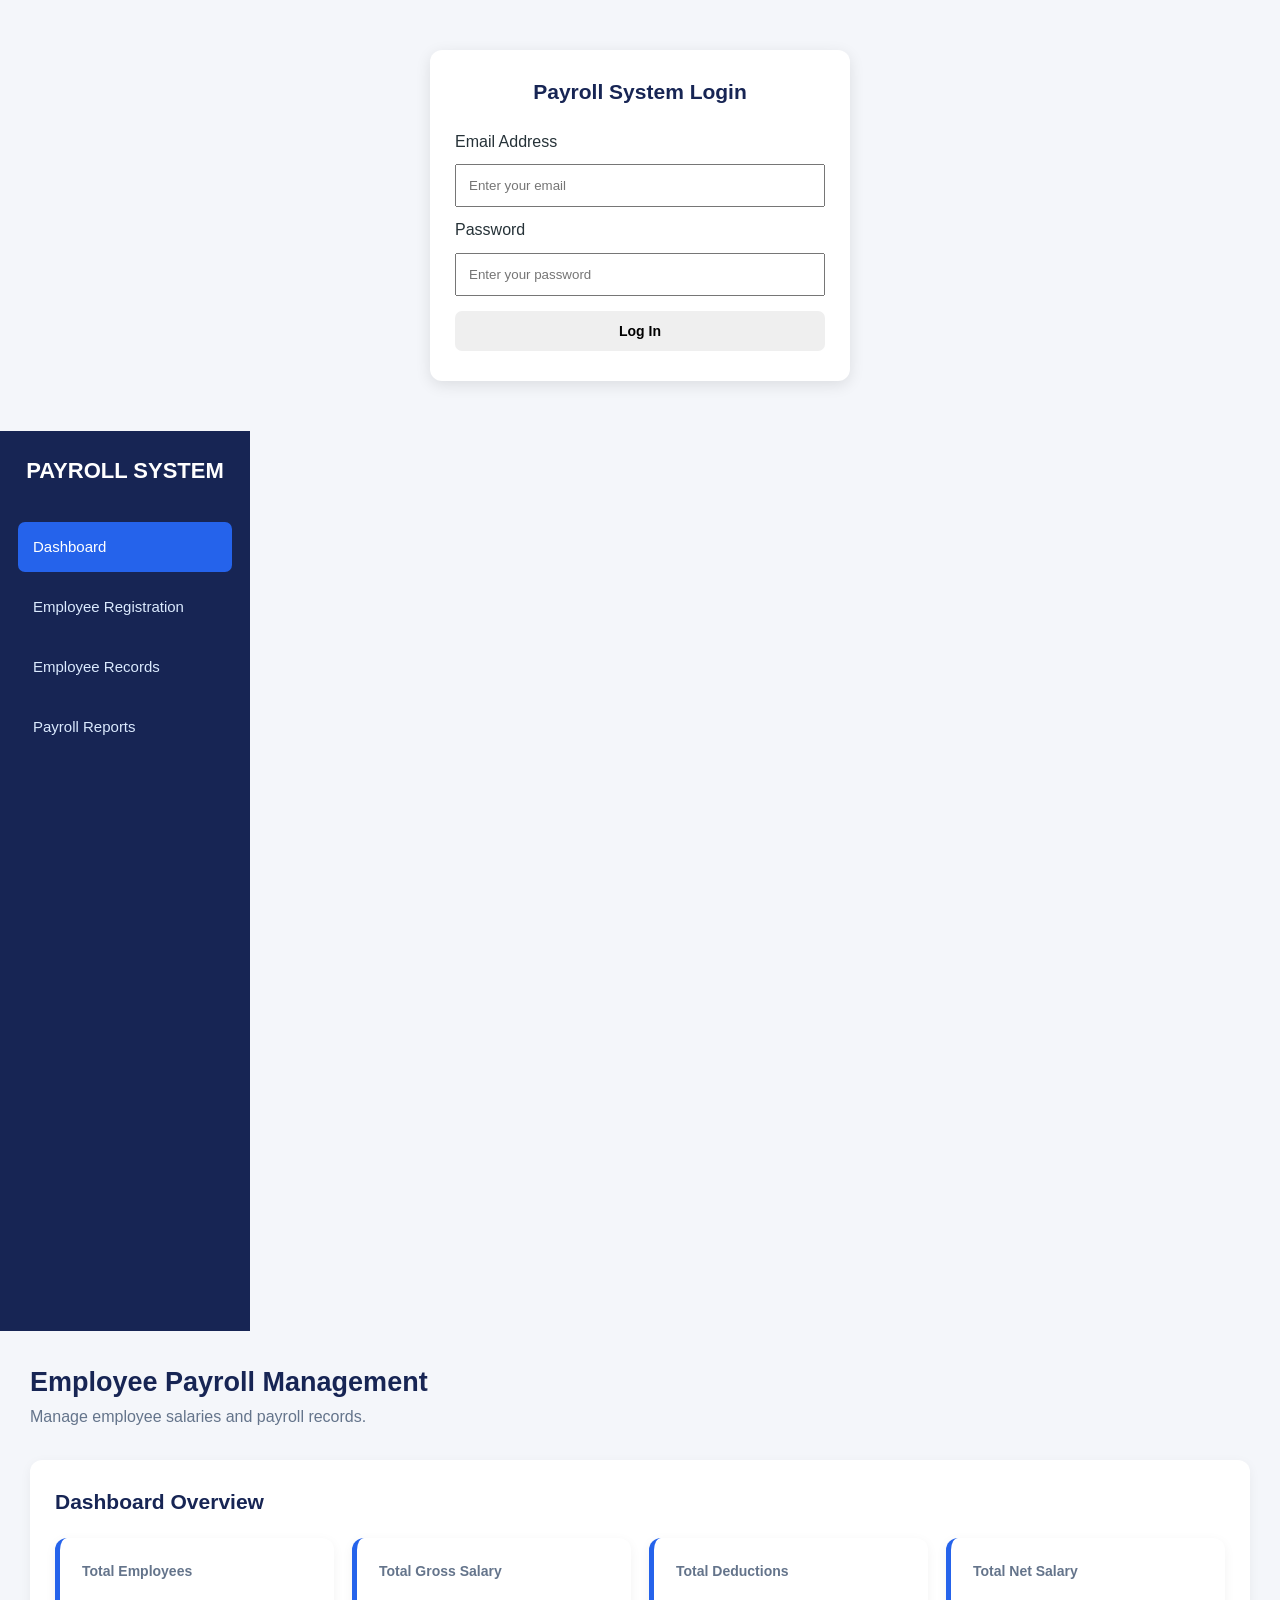
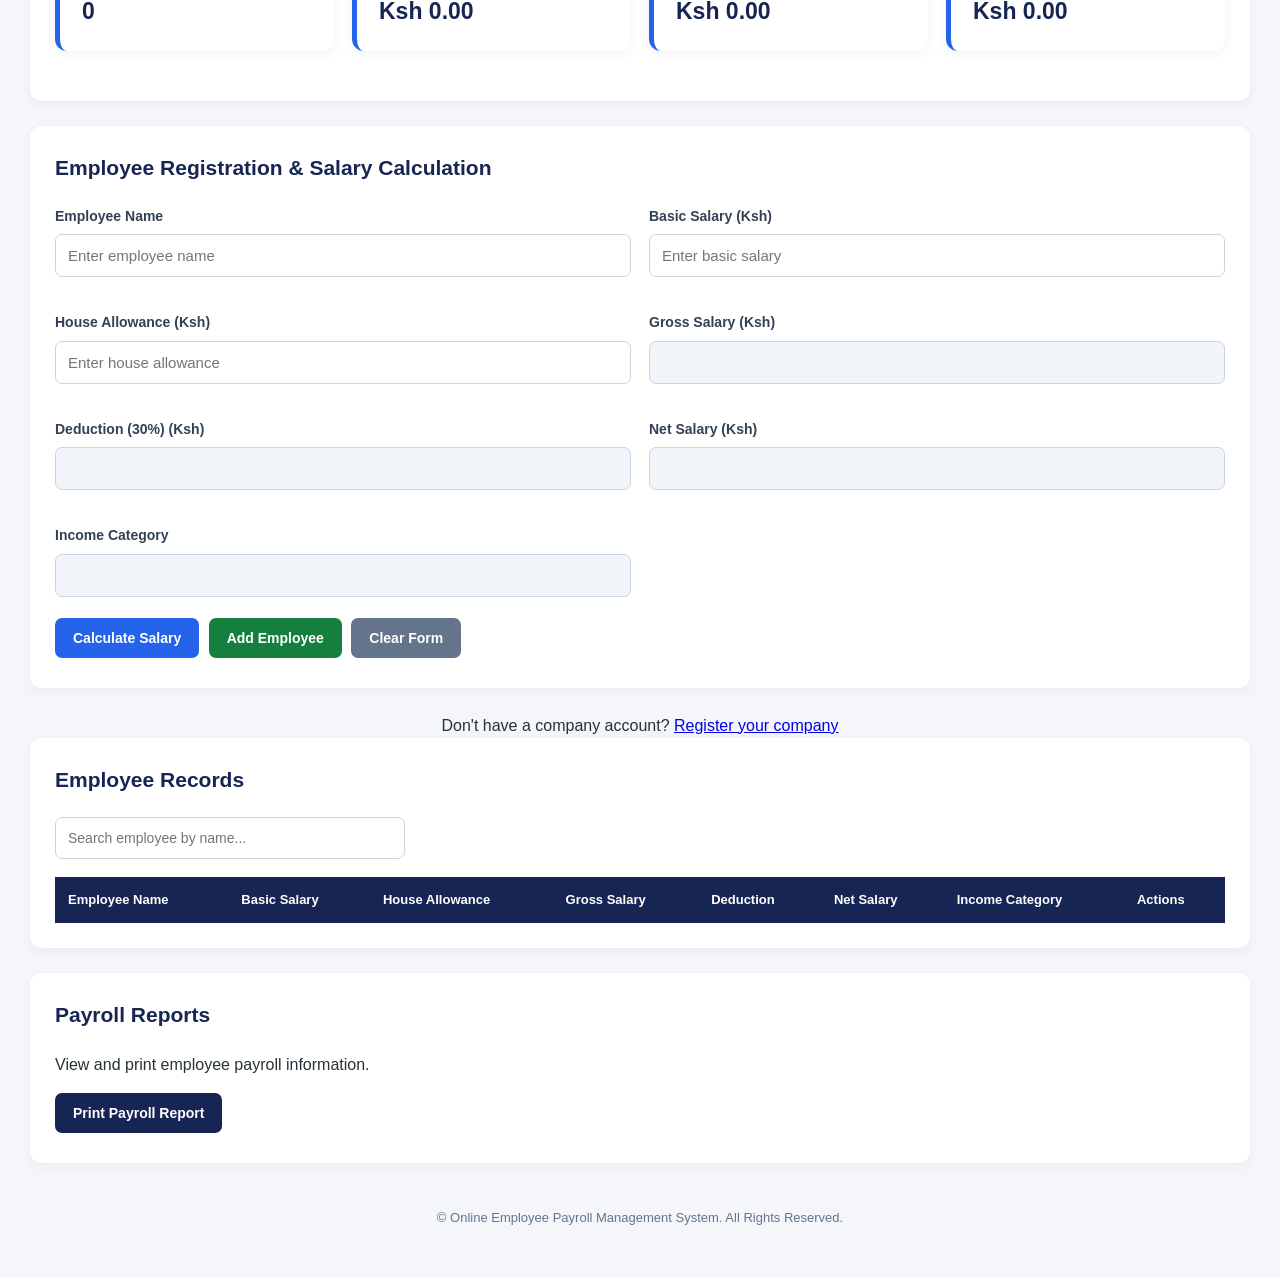
<file: index.html>
<!DOCTYPE html>
<html lang="en">
<head>
    <meta charset="UTF-8">
    <meta name="viewport" content="width=device-width, initial-scale=1.0">
    <title>Online Employee Payroll Management System</title>

    <link rel="stylesheet" href="style.css">
    <link rel="manifest" href="./manifest.json">
<meta name="theme-color" content="#172554">
</head>
<link rel="manifest" href="./manifest.json">

<meta name="theme-color" content="#172554">
<script>
if ("serviceWorker" in navigator) {
    window.addEventListener("load", function () {
        navigator.serviceWorker.register("./service-worker.js")
            .then(function () {
                console.log("Payroll App is ready!");
            })
            .catch(function (error) {
                console.log("Service Worker Error:", error);
            });
    });
}
</script>
<body>
<!-- LOGIN SCREEN -->
<section id="loginScreen" style="
    max-width: 420px;
    margin: 50px auto;
    padding: 25px;
    background: white;
    border-radius: 12px;
    box-shadow: 0 4px 15px rgba(0,0,0,0.1);
">

    <h2 style="text-align:center;">Payroll System Login</h2>

    <form id="loginForm">

        <label>Email Address</label>
        <input
            type="email"
            id="loginEmail"
            placeholder="Enter your email"
            required
            style="width:100%; padding:12px; margin:10px 0;"
        >

        <label>Password</label>
        <input
            type="password"
            id="loginPassword"
            placeholder="Enter your password"
            required
            style="width:100%; padding:12px; margin:10px 0;"
        >

        <button type="submit" style="width:100%; padding:12px;">
            Log In
        </button>

    </form>

    <p id="loginMessage" style="text-align:center;"></p>

</section>
 <div class="container" id="payrollApp" style="display:none;"></div>

    <!-- SIDEBAR -->
    <aside class="sidebar">
        <h2>PAYROLL SYSTEM</h2>

        <nav>
            <a href="#dashboard" class="active">Dashboard</a>
            <a href="#registration">Employee Registration</a>
            <a href="#records">Employee Records</a>
            <a href="#reports">Payroll Reports</a>
        </nav>
    </aside>

    <!-- MAIN CONTENT -->
    <main class="main-content">

        <!-- HEADER -->
        <header>
            <div>
                <h1>Employee Payroll Management</h1>
                <p>Manage employee salaries and payroll records.</p>
            </div>
        </header>

        <!-- DASHBOARD -->
        <section id="dashboard">
            <h2>Dashboard Overview</h2>

            <div class="dashboard-cards">

                <div class="card">
                    <h3>Total Employees</h3>
                    <p id="totalEmployees">0</p>
                </div>

                <div class="card">
                    <h3>Total Gross Salary</h3>
                    <p id="totalGross">Ksh 0.00</p>
                </div>

                <div class="card">
                    <h3>Total Deductions</h3>
                    <p id="totalDeduction">Ksh 0.00</p>
                </div>

                <div class="card">
                    <h3>Total Net Salary</h3>
                    <p id="totalNet">Ksh 0.00</p>
                </div>

            </div>
        </section>

        <!-- EMPLOYEE REGISTRATION -->
        <section id="registration">
            <h2>Employee Registration & Salary Calculation</h2>

            <form id="employeeForm">

                <div class="form-grid">

                    <div class="form-group">
                        <label for="employeeName">Employee Name</label>
                        <input
                            type="text"
                            id="employeeName"
                            placeholder="Enter employee name"
                            required
                        >
                    </div>

                    <div class="form-group">
                        <label for="basicSalary">Basic Salary (Ksh)</label>
                        <input
                            type="number"
                            id="basicSalary"
                            placeholder="Enter basic salary"
                            min="0"
                            step="0.01"
                            required
                        >
                    </div>

                    <div class="form-group">
                        <label for="houseAllowance">House Allowance (Ksh)</label>
                        <input
                            type="number"
                            id="houseAllowance"
                            placeholder="Enter house allowance"
                            min="0"
                            step="0.01"
                            required
                        >
                    </div>

                    <div class="form-group">
                        <label for="grossSalary">Gross Salary (Ksh)</label>
                        <input
                            type="text"
                            id="grossSalary"
                            class="calculated"
                            readonly
                        >
                    </div>

                    <div class="form-group">
                        <label for="deduction">Deduction (30%) (Ksh)</label>
                        <input
                            type="text"
                            id="deduction"
                            class="calculated"
                            readonly
                        >
                    </div>

                    <div class="form-group">
                        <label for="netSalary">Net Salary (Ksh)</label>
                        <input
                            type="text"
                            id="netSalary"
                            class="calculated"
                            readonly
                        >
                    </div>

                    <div class="form-group">
                        <label for="incomeCategory">Income Category</label>
                        <input
                            type="text"
                            id="incomeCategory"
                            class="calculated"
                            readonly
                        >
                    </div>

                </div>

                <button type="button" id="calculateBtn">
                    Calculate Salary
                </button>

                <button type="button" id="addEmployeeBtn">
                    Add Employee
                </button>

                <button type="reset" id="clearBtn">
                    Clear Form
                </button>

            </form>
        </section>
        <p style="text-align:center;">
    Don't have a company account?
    <a href="register.html">Register your company</a>
</p>

        <!-- EMPLOYEE RECORDS -->
        <section id="records">
            <h2>Employee Records</h2>

            <input
                type="search"
                id="searchEmployee"
                placeholder="Search employee by name..."
            >

            <div class="table-container">

                <table>
                    <thead>
                        <tr>
                            <th>Employee Name</th>
                            <th>Basic Salary</th>
                            <th>House Allowance</th>
                            <th>Gross Salary</th>
                            <th>Deduction</th>
                            <th>Net Salary</th>
                            <th>Income Category</th>
                            <th>Actions</th>
                        </tr>
                    </thead>

                    <tbody id="employeeTableBody">
                        <!-- Employee records will appear here -->
                    </tbody>
                </table>

            </div>
        </section>

        <!-- REPORTS -->
        <section id="reports">
            <h2>Payroll Reports</h2>

            <p>
                View and print employee payroll information.
            </p>

            <button type="button" id="printReportBtn">
                Print Payroll Report
            </button>
        </section>

        <!-- FOOTER -->
        <footer>
            <p>
                &copy; <span id="currentYear"></span>
                Online Employee Payroll Management System.
                All Rights Reserved.
            </p>
        </footer>

    </main>

</div>

 <script type="module" src="script.js"></script>
<script>
    if ("serviceWorker" in navigator) {
        window.addEventListener("load", function () {
            navigator.serviceWorker.register("./service-worker.js")
                .then(function () {
                    console.log("Payroll App is ready!");
                })
                .catch(function (error) {
                    console.log("Service Worker Error:", error);
                });
        });
    }
</script>
</body>
</html>
</file>
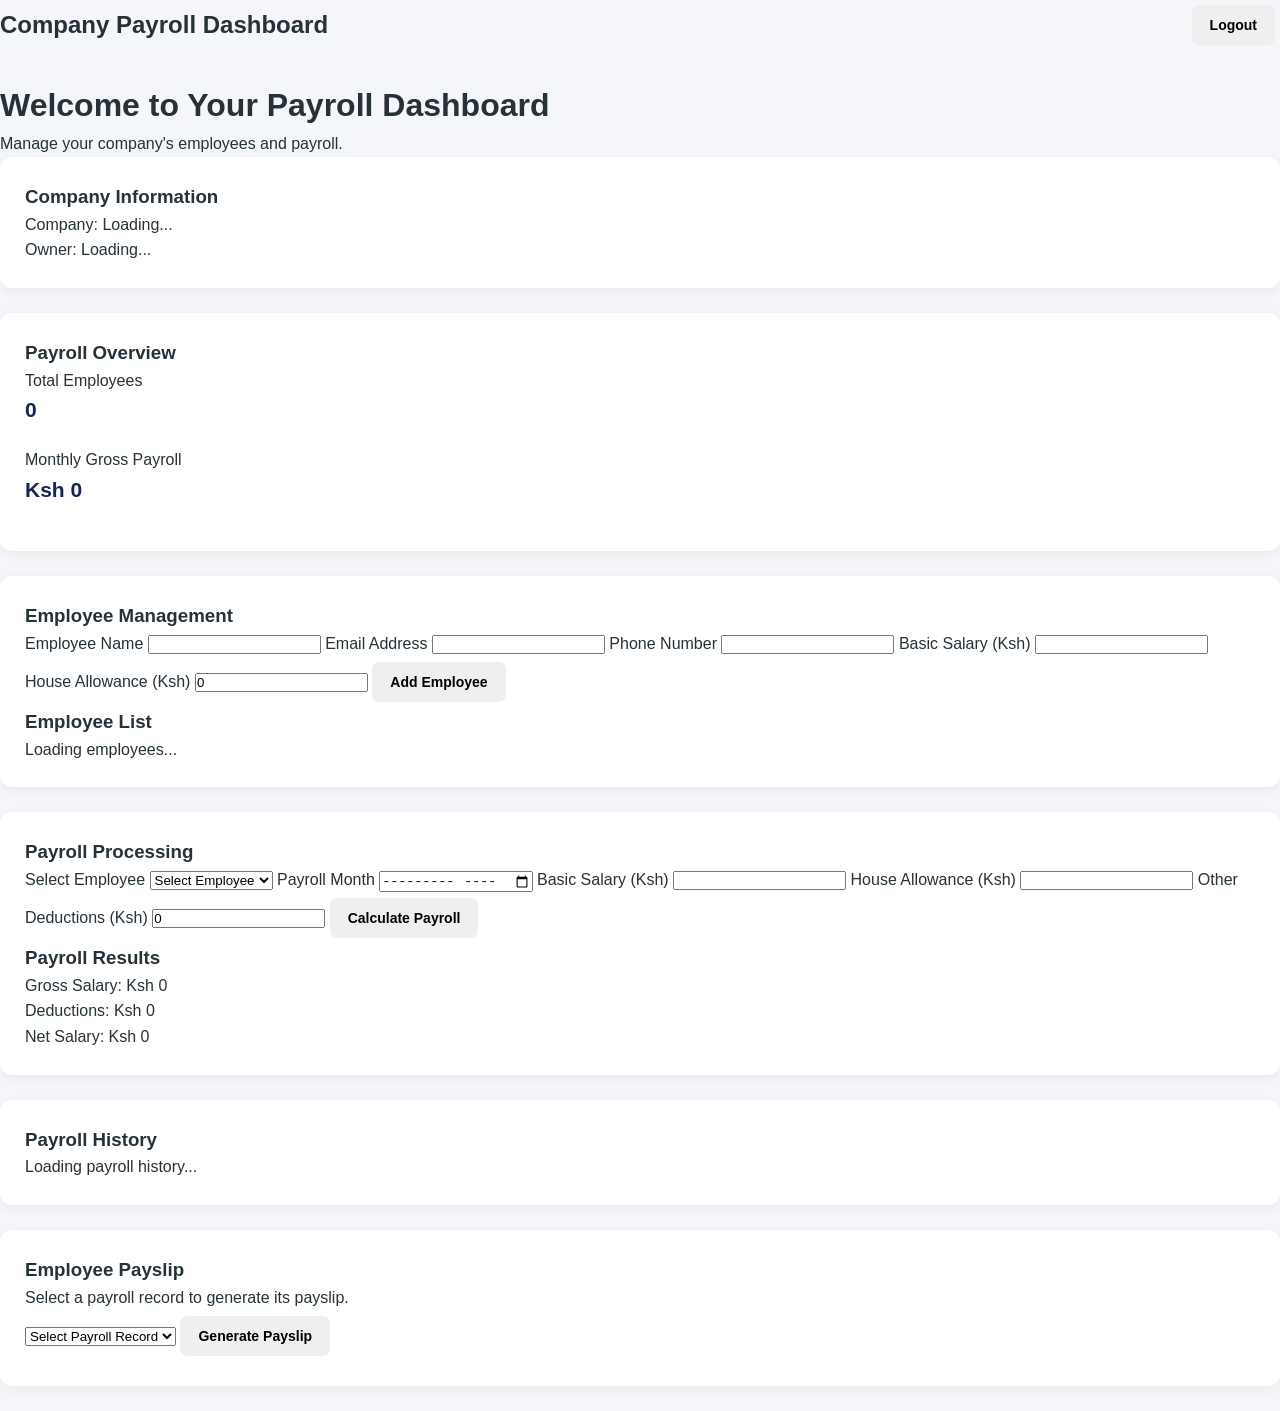
<file: company.html>
<!DOCTYPE html>
<html lang="en">
<head>
    <meta charset="UTF-8">
    <meta name="viewport" content="width=device-width, initial-scale=1.0">
    <title>Company Payroll Dashboard</title>
    <link rel="stylesheet" href="style.css">
</head>

<body>

    <header>
        <h2 id="companyName">Company Payroll Dashboard</h2>
        <button id="logoutButton">Logout</button>
    </header>

    <main>
        <h1>Welcome to Your Payroll Dashboard</h1>
        <p>Manage your company's employees and payroll.</p>

        <section>
            <h3>Company Information</h3>
            <p>Company: <span id="companyDetails">Loading...</span></p>
            <p>Owner: <span id="ownerDetails">Loading...</span></p>
        </section>

        <section>
            <h3>Payroll Overview</h3>

            <div>
                <p>Total Employees</p>
                <h2 id="totalEmployees">0</h2>
            </div>

            <div>
                <p>Monthly Gross Payroll</p>
                <h2 id="totalPayroll">Ksh 0</h2>
            </div>
        </section>

        <section>
            <h3>Employee Management</h3>

            <form id="employeeForm">

                <label>Employee Name</label>
                <input type="text" id="employeeName" required>

                <label>Email Address</label>
                <input type="email" id="employeeEmail">

                <label>Phone Number</label>
                <input type="tel" id="employeePhone">

                <label>Basic Salary (Ksh)</label>
                <input type="number" id="basicSalary" min="0" required>

                <label>House Allowance (Ksh)</label>
                <input type="number" id="houseAllowance" min="0" value="0">

                <button type="submit">Add Employee</button>

            </form>

            <p id="employeeMessage"></p>

            <h3>Employee List</h3>
            <div id="employeeList">Loading employees...</div>

        </section>
    </main>

<section>
    <h3>Payroll Processing</h3>

    <form id="payrollForm">

        <label>Select Employee</label>
        <select id="payrollEmployee" required>
            <option value="">Select Employee</option>
        </select>

        <label>Payroll Month</label>
        <input type="month" id="payrollMonth" required>

        <label>Basic Salary (Ksh)</label>
        <input type="number" id="payrollBasicSalary" readonly>

        <label>House Allowance (Ksh)</label>
        <input type="number" id="payrollHouseAllowance" readonly>

        <label>Other Deductions (Ksh)</label>
        <input type="number" id="payrollDeductions" min="0" value="0" required>

        <button type="submit">Calculate Payroll</button>

    </form>

    <div id="payrollResults">
        <h3>Payroll Results</h3>
        <p>Gross Salary: <span id="grossSalary">Ksh 0</span></p>
        <p>Deductions: <span id="deductionAmount">Ksh 0</span></p>
        <p>Net Salary: <span id="netSalary">Ksh 0</span></p>
        <p id="payrollMessage"></p>
    </div>
</section>
<section>
    <h3>Payroll History</h3>

    <div id="payrollHistory">
        Loading payroll history...
    </div>
</section>
<section id="payslipSection">
    <h3>Employee Payslip</h3>

    <p>Select a payroll record to generate its payslip.</p>

    <select id="payslipRecord">
        <option value="">Select Payroll Record</option>
    </select>

    <button type="button" id="generatePayslip">
        Generate Payslip
    </button>

    <div id="payslipDisplay"></div>
</section>
    <script type="module" src="company.js"></script>

</body>
</html>
</file>
<file: style.css>
/* =====================================
   ONLINE PAYROLL MANAGEMENT SYSTEM
   Main CSS Design
===================================== */

* {
    margin: 0;
    padding: 0;
    box-sizing: border-box;
}

body {
    font-family: Arial, Helvetica, sans-serif;
    background: #f4f6fa;
    color: #263238;
    line-height: 1.6;
}

/* Main Layout */

.container {
    display: flex;
    min-height: 100vh;
}

/* Sidebar */

.sidebar {
    width: 250px;
    background: #172554;
    color: white;
    padding: 25px 18px;
    min-height: 100vh;
    flex-shrink: 0;
}

.sidebar h2 {
    font-size: 22px;
    text-align: center;
    margin-bottom: 35px;
    line-height: 1.4;
}

.sidebar nav {
    display: flex;
    flex-direction: column;
    gap: 10px;
}

.sidebar nav a {
    color: #dbeafe;
    text-decoration: none;
    padding: 13px 15px;
    border-radius: 7px;
    transition: 0.3s;
    font-size: 15px;
}

.sidebar nav a:hover,
.sidebar nav a.active {
    background: #2563eb;
    color: white;
}

/* Main Content */

.main-content {
    flex: 1;
    padding: 30px;
    min-width: 0;
}

header {
    display: flex;
    justify-content: space-between;
    align-items: center;
    gap: 15px;
    margin-bottom: 30px;
    flex-wrap: wrap;
}

header h1 {
    font-size: 27px;
    color: #172554;
}

header p {
    color: #64748b;
}

/* Sections */

section {
    background: white;
    padding: 25px;
    margin-bottom: 25px;
    border-radius: 12px;
    box-shadow: 0 3px 12px rgba(0, 0, 0, 0.05);
}

section h2 {
    color: #172554;
    font-size: 21px;
    margin-bottom: 20px;
}

/* Dashboard Cards */

.dashboard-cards {
    display: grid;
    grid-template-columns: repeat(4, minmax(0, 1fr));
    gap: 18px;
    margin-bottom: 25px;
}

.card {
    background: white;
    padding: 22px;
    border-radius: 12px;
    box-shadow: 0 3px 12px rgba(0, 0, 0, 0.05);
    border-left: 5px solid #2563eb;
}

.card h3 {
    font-size: 14px;
    color: #64748b;
    margin-bottom: 10px;
}

.card p {
    font-size: 23px;
    font-weight: bold;
    color: #172554;
    overflow-wrap: anywhere;
}

/* Forms */

form {
    width: 100%;
}

.form-grid {
    display: grid;
    grid-template-columns: repeat(2, minmax(0, 1fr));
    gap: 18px;
}

.form-group {
    display: flex;
    flex-direction: column;
    margin-bottom: 16px;
}

.form-group label {
    font-weight: bold;
    margin-bottom: 7px;
    color: #334155;
    font-size: 14px;
}

.form-group input,
.form-group select {
    width: 100%;
    padding: 12px;
    border: 1px solid #cbd5e1;
    border-radius: 7px;
    outline: none;
    font-size: 15px;
    background: white;
}

.form-group input:focus,
.form-group select:focus {
    border-color: #2563eb;
    box-shadow: 0 0 0 3px rgba(37, 99, 235, 0.12);
}

/* Calculated Salary Fields */

.calculated {
    background: #f1f5f9 !important;
    font-weight: bold;
    color: #172554;
}

/* Buttons */

button {
    border: none;
    padding: 12px 18px;
    border-radius: 7px;
    cursor: pointer;
    font-size: 14px;
    font-weight: bold;
    margin: 5px 5px 5px 0;
    transition: 0.3s;
}

button:hover {
    opacity: 0.85;
    transform: translateY(-1px);
}

#calculateBtn {
    background: #2563eb;
    color: white;
}

#addEmployeeBtn {
    background: #15803d;
    color: white;
}

#clearBtn {
    background: #64748b;
    color: white;
}

#printReportBtn {
    background: #172554;
    color: white;
}

/* Search Box */

#searchEmployee {
    width: 100%;
    max-width: 350px;
    padding: 12px;
    border: 1px solid #cbd5e1;
    border-radius: 7px;
    margin-bottom: 18px;
    font-size: 14px;
}

/* Employee Table */

.table-container {
    width: 100%;
    overflow-x: auto;
}

table {
    width: 100%;
    border-collapse: collapse;
    min-width: 750px;
}

table th {
    background: #172554;
    color: white;
    padding: 13px;
    text-align: left;
    font-size: 13px;
    white-space: nowrap;
}

table td {
    padding: 12px;
    border-bottom: 1px solid #e2e8f0;
    font-size: 13px;
}

table tr:hover {
    background: #f8fafc;
}

/* Table Action Buttons */

table button {
    padding: 7px 10px;
    font-size: 12px;
    margin: 2px;
}

.edit-btn {
    background: #2563eb;
    color: white;
}

.delete-btn {
    background: #dc2626;
    color: white;
}

/* Reports */

#reports p {
    margin-bottom: 10px;
}

/* Footer */

footer {
    text-align: center;
    padding: 20px;
    color: #64748b;
    font-size: 13px;
}

/* Mobile Responsive Design */

@media (max-width: 1000px) {
    .dashboard-cards {
        grid-template-columns: repeat(2, minmax(0, 1fr));
    }
}

@media (max-width: 700px) {
    .container {
        flex-direction: column;
    }

    .sidebar {
        width: 100%;
        min-height: auto;
        padding: 18px;
    }

    .sidebar h2 {
        margin-bottom: 15px;
    }

    .sidebar nav {
        flex-direction: row;
        flex-wrap: wrap;
        justify-content: center;
    }

    .sidebar nav a {
        padding: 9px 11px;
        font-size: 13px;
    }

    .main-content {
        padding: 15px;
    }

    header h1 {
        font-size: 22px;
    }

    .dashboard-cards {
        grid-template-columns: 1fr;
    }

    .form-grid {
        grid-template-columns: 1fr;
    }

    section {
        padding: 17px;
    }
}

/* Printing Reports */

@media print {
    .sidebar,
    button,
    #searchEmployee,
    footer {
        display: none !important;
    }

    .container {
        display: block;
    }

    .main-content {
        padding: 0;
    }

    body {
        background: white;
    }

    section {
        box-shadow: none;
    }
}
</file>
